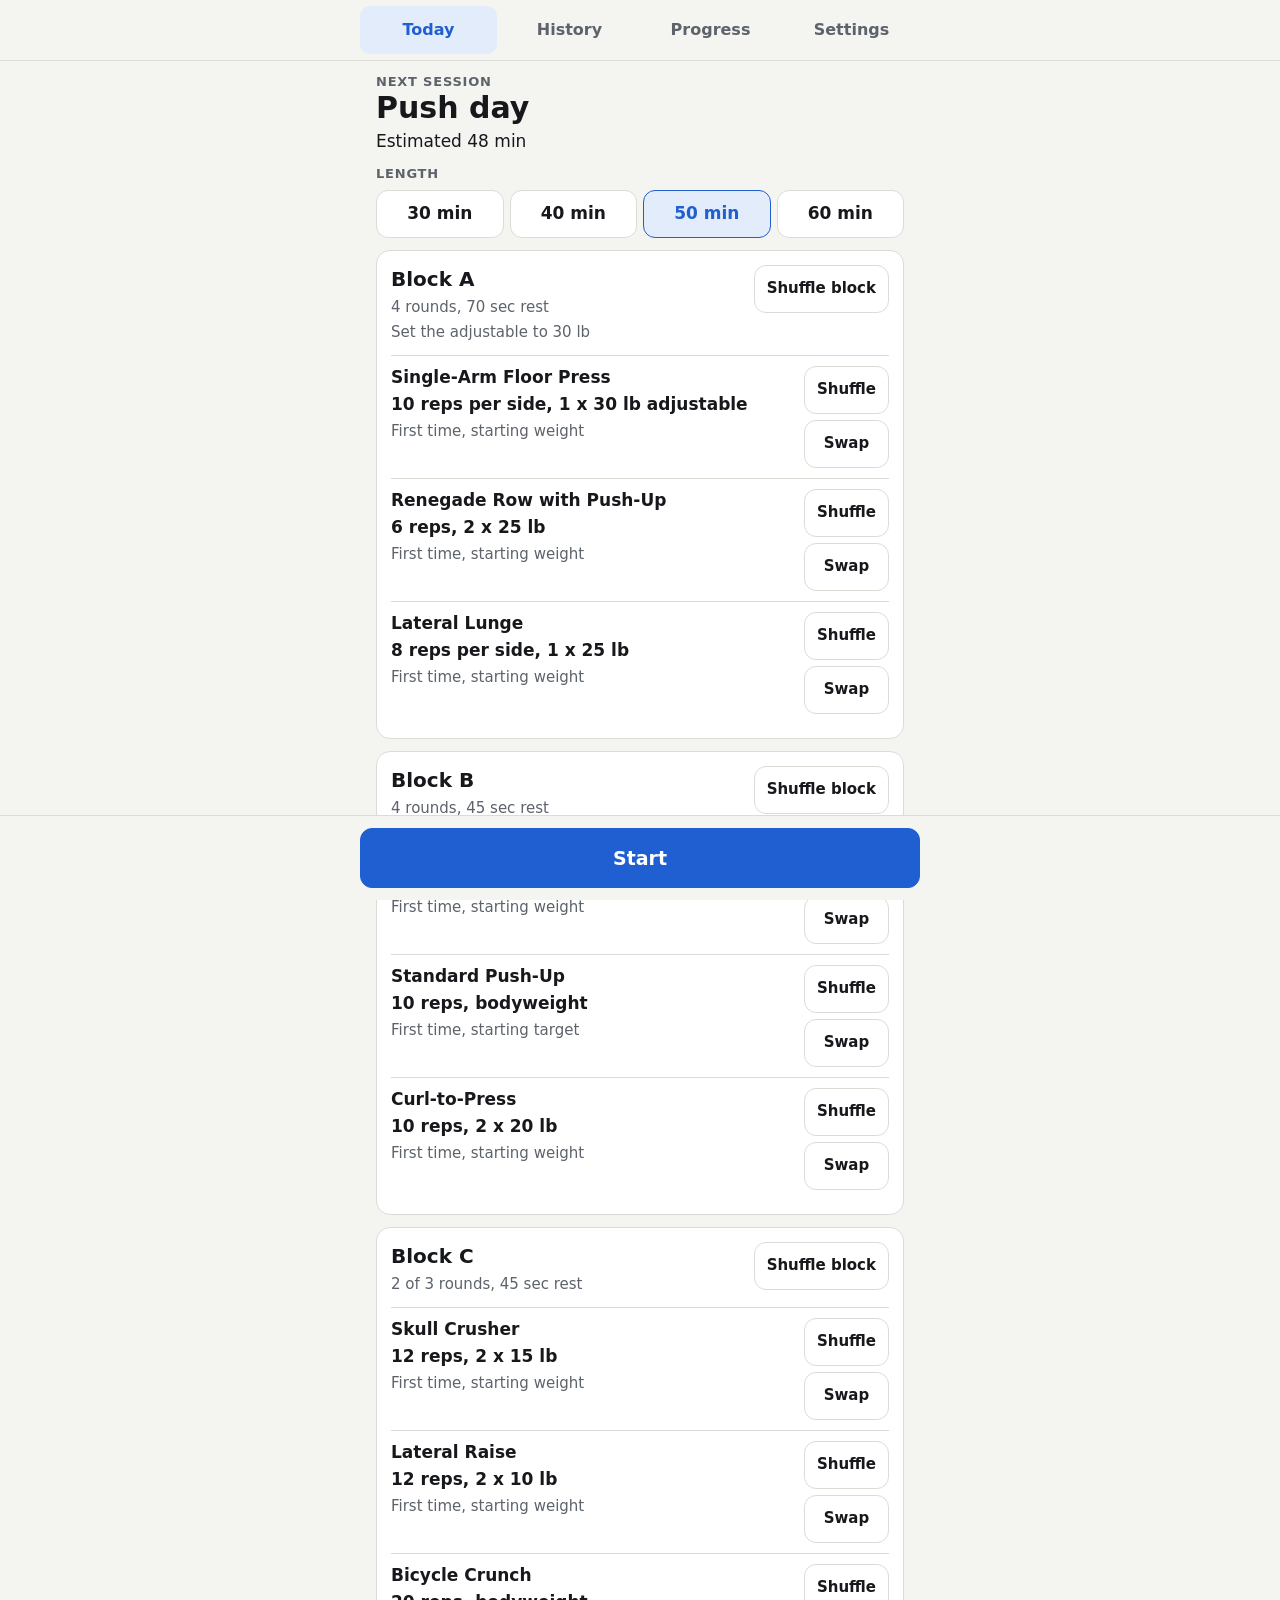
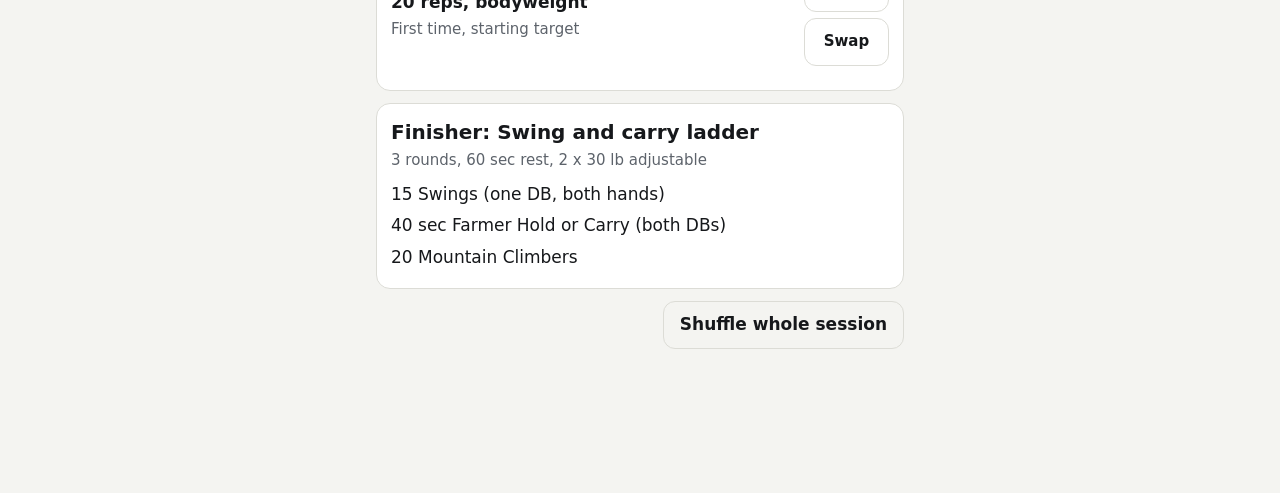
<file: index.html>
<!doctype html>
<html lang="en">
<head>
<meta charset="utf-8">
<meta name="viewport" content="width=device-width, initial-scale=1, viewport-fit=cover">
<meta name="color-scheme" content="light dark">
<meta name="theme-color" content="#f4f4f1" media="(prefers-color-scheme: light)">
<meta name="theme-color" content="#121212" media="(prefers-color-scheme: dark)">
<title>Dumbbell workouts</title>
<link rel="stylesheet" href="./css/app.css">
<script type="module" src="./js/app/main.js"></script>
</head>
<body>
<div id="app">
  <main class="content"><p class="loading">Loading...</p></main>
</div>
<noscript>This app needs JavaScript.</noscript>
</body>
</html>
</file>
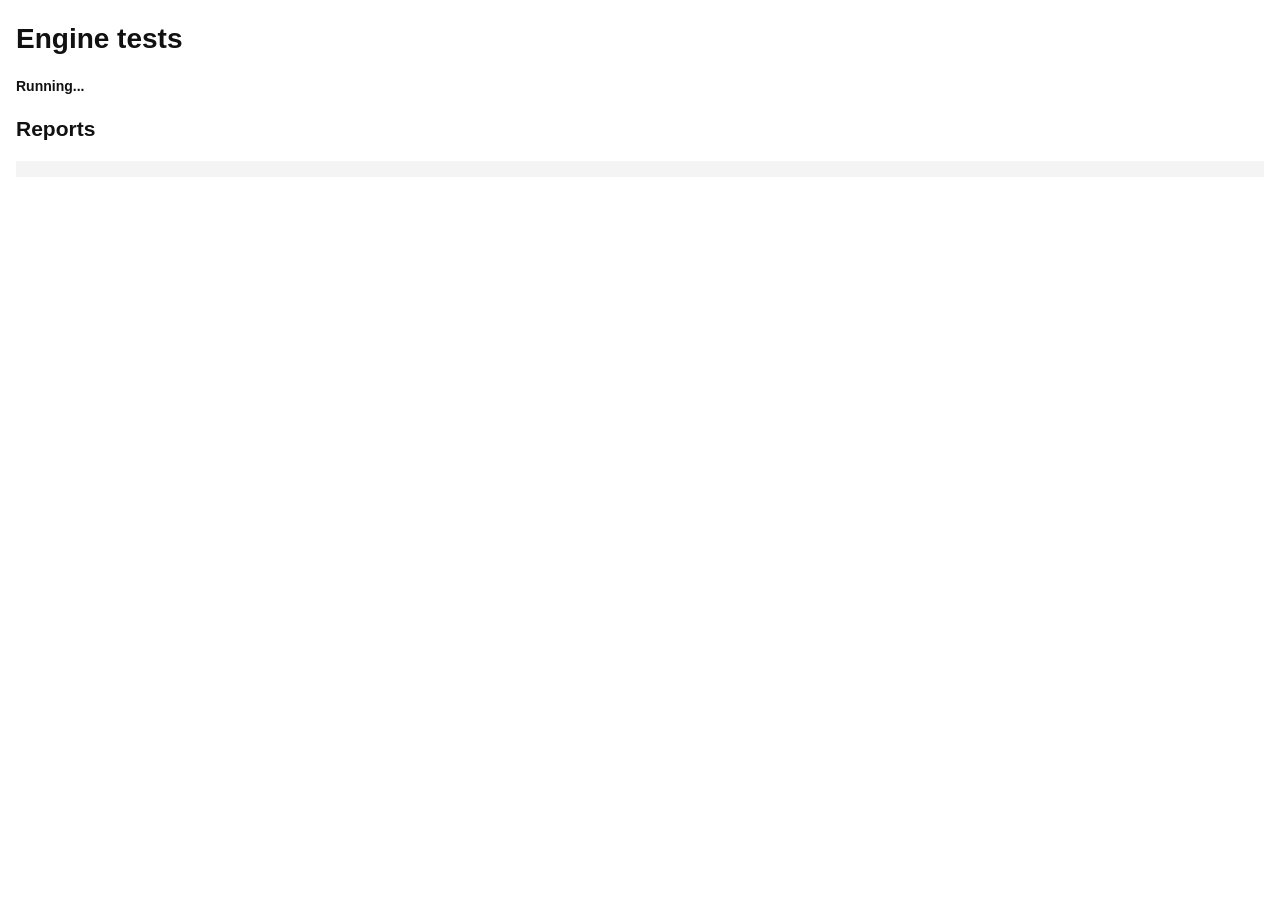
<file: tests/index.html>
<!doctype html>
<html lang="en">
<head>
<meta charset="utf-8">
<meta name="viewport" content="width=device-width, initial-scale=1">
<title>Engine tests</title>
<style>
  body { font: 14px/1.4 -apple-system, "Segoe UI", sans-serif; margin: 16px; color: #111; }
  #summary { font-weight: 600; margin-bottom: 8px; }
  .pass { color: #176b2c; }
  .fail { color: #b00020; }
  li { margin: 2px 0; }
  li .msg { display: block; color: #555; font-size: 12px; white-space: pre-wrap; }
  pre { font-size: 12px; background: #f4f4f4; padding: 8px; overflow-x: auto; }
</style>
<script>
  // Classic-script fallback: report a failure if the module graph cannot even load.
  window.__posted = false;
  window.__postResults = function (payload) {
    if (window.__posted) return Promise.resolve();
    window.__posted = true;
    return fetch('/__results', {
      method: 'POST',
      headers: { 'Content-Type': 'application/json' },
      body: JSON.stringify(payload),
    }).catch(function () {});
  };
  window.__moduleStarted = false;
  window.addEventListener('error', function (e) {
    if (window.__moduleStarted) return;
    var msg = (e && e.message) || 'script error';
    if (e && e.filename) msg += ' (' + e.filename + ':' + e.lineno + ')';
    window.__postResults({ passed: 0, failed: 1, results: [{ name: 'page error', ok: false, message: msg }], reports: {} });
  });
</script>
</head>
<body>
<h1>Engine tests</h1>
<div id="summary">Running...</div>
<ol id="results"></ol>
<h2>Reports</h2>
<pre id="reports"></pre>
<script type="module">
  window.__moduleStarted = true;
  const list = document.getElementById('results');
  const summary = document.getElementById('summary');
  function render(r) {
    const li = document.createElement('li');
    li.className = r.ok ? 'pass' : 'fail';
    li.textContent = (r.ok ? 'PASS ' : 'FAIL ') + r.name;
    if (!r.ok) {
      const m = document.createElement('span');
      m.className = 'msg';
      m.textContent = r.message;
      li.appendChild(m);
    }
    list.appendChild(li);
  }
  try {
    const harness = await import('./harness.js');
    const files = ['./volume.test.js', './duration.test.js', './recommend.test.js', './validate.test.js', './generator.test.js', './swap.test.js',
      './app_storage.test.js', './app_format.test.js', './app_flow.test.js',
      './app_backup.test.js', './app_settings.test.js', './app_stats.test.js', './app_charts.test.js'];
    for (const f of files) {
      try {
        await import(f);
      } catch (e) {
        harness.test('load ' + f, () => { throw e; });
      }
    }
    const rep = await harness.run(render);
    summary.textContent = rep.passed + ' passed, ' + rep.failed + ' failed';
    summary.className = rep.failed ? 'fail' : 'pass';
    document.getElementById('reports').textContent = JSON.stringify(rep.reports, null, 2);
    await window.__postResults(rep);
  } catch (e) {
    summary.textContent = 'Test run crashed: ' + ((e && e.stack) || e);
    summary.className = 'fail';
    await window.__postResults({ passed: 0, failed: 1, results: [{ name: 'test run', ok: false, message: String((e && e.stack) || e) }], reports: {} });
  }
</script>
</body>
</html>
</file>
<file: css/app.css>
/* Mobile first at 390 px. One-handed: the primary action sits fixed at the bottom. */

:root {
  --bg: #f4f4f1;
  --card: #ffffff;
  --text: #16181b;
  --muted: #5d636b;
  --line: #dcdcd6;
  --accent: #1f5fd1;
  --accent-text: #ffffff;
  --accent-soft: #e3ecfb;
  --warn: #8a4b00;
  --warn-bg: #fff2df;
  --danger: #b3261e;
  --done: #1d6b35;
  --done-bg: #e2f2e6;
  --bar-h: 120px;
  color-scheme: light dark;
}

@media (prefers-color-scheme: dark) {
  :root {
    --bg: #121212;
    --card: #1d1f22;
    --text: #eceef0;
    --muted: #a2a8b0;
    --line: #34373c;
    --accent: #6c9cff;
    --accent-text: #0b1530;
    --accent-soft: #1d2a45;
    --warn: #ffc27a;
    --warn-bg: #3a2a12;
    --danger: #ff8a80;
    --done: #8fd6a2;
    --done-bg: #183222;
  }
}

*, *::before, *::after { box-sizing: border-box; }

html {
  -webkit-text-size-adjust: 100%;
  text-size-adjust: 100%;
  background: var(--bg);
}

body {
  margin: 0;
  background: var(--bg);
  color: var(--text);
  font: 17px/1.4 -apple-system, BlinkMacSystemFont, "Segoe UI", system-ui, sans-serif;
  overflow-x: hidden;
}

button, textarea, input, select { font: inherit; color: inherit; }

button, a, [data-action] { touch-action: manipulation; -webkit-tap-highlight-color: transparent; }

.content {
  max-width: 560px;
  margin: 0 auto;
  padding: calc(16px + env(safe-area-inset-top)) calc(16px + env(safe-area-inset-right))
    calc(var(--bar-h) + 24px + env(safe-area-inset-bottom)) calc(16px + env(safe-area-inset-left));
}

.loading { color: var(--muted); }

h1 { font-size: 30px; line-height: 1.15; margin: 0 0 4px; }
h2 { font-size: 20px; margin: 0; }
h3 { font-size: 17px; margin: 0; }
p { margin: 4px 0; }

.screen-head { margin-bottom: 12px; }
.eyebrow { text-transform: uppercase; letter-spacing: 0.06em; font-size: 13px; font-weight: 600; color: var(--muted); margin: 0; }
.meta { color: var(--muted); font-size: 15px; }
.lead { font-size: 17px; margin: 0 0 12px; }
.label { font-size: 13px; font-weight: 600; text-transform: uppercase; letter-spacing: 0.06em; color: var(--muted); margin: 0 0 6px; display: block; }
.note { font-size: 15px; color: var(--muted); }
.note.warn, .flash.error { color: var(--warn); background: var(--warn-bg); padding: 8px 12px; border-radius: 10px; }
.flash { margin: 8px 0; font-size: 15px; }

.card {
  background: var(--card);
  border: 1px solid var(--line);
  border-radius: 14px;
  padding: 14px;
  margin: 12px 0;
  overflow-wrap: anywhere;
}

ul.plain { list-style: none; padding: 0; margin: 8px 0 0; }
ul.plain li { padding: 4px 0; }
ul.plain.big li { font-size: 19px; padding: 8px 0; border-bottom: 1px solid var(--line); }
ul.plain.big li:last-child { border-bottom: 0; }

/* Buttons: 48 px minimum, the confirm button larger */
.btn {
  min-height: 48px;
  min-width: 48px;
  padding: 10px 16px;
  border-radius: 12px;
  border: 1px solid var(--line);
  background: var(--card);
  font-size: 17px;
  font-weight: 600;
  cursor: pointer;
  /* A label never wraps (cards set overflow-wrap: anywhere, which split "Shuffle" mid-word) */
  white-space: nowrap;
  overflow-wrap: normal;
}
.btn:disabled { opacity: 0.45; cursor: default; }
.btn.primary { background: var(--accent); color: var(--accent-text); border-color: var(--accent); }
.btn.ghost { background: transparent; }
.btn.danger { color: var(--danger); }
.btn.primary.danger { background: var(--danger); border-color: var(--danger); color: #fff; }
.btn.small { font-size: 15px; padding: 8px 12px; }
.btn[aria-pressed="true"] { background: var(--accent-soft); border-color: var(--accent); color: var(--accent); }
.btn:focus-visible { outline: 3px solid var(--accent); outline-offset: 2px; }

/* Fixed bottom bar within the safe area */
.bar {
  position: fixed;
  left: 0;
  right: 0;
  bottom: 0;
  z-index: 10;
  background: var(--bg);
  border-top: 1px solid var(--line);
  padding: 12px calc(16px + env(safe-area-inset-right)) calc(12px + env(safe-area-inset-bottom)) calc(16px + env(safe-area-inset-left));
}
.bar-row { display: flex; gap: 10px; max-width: 560px; margin: 0 auto; }
.bar-row .btn { flex: 1 1 0; min-height: 60px; font-size: 19px; }
.bar-row .btn.confirm-btn { min-height: 72px; font-size: 20px; min-width: 0; overflow: hidden; text-overflow: ellipsis; }
.confirm { max-width: 560px; margin: 0 auto; }
.confirm p { margin: 0 0 10px; font-weight: 600; }

/* Today */
.seg { display: grid; grid-template-columns: repeat(4, 1fr); gap: 6px; }
.seg-btn { padding: 10px 4px; }
.block-head { display: flex; justify-content: space-between; align-items: flex-start; gap: 8px; }
.block-head > div { min-width: 0; flex: 1 1 auto; }
.items { list-style: none; padding: 0; margin: 8px 0 0; }
.item { display: flex; justify-content: space-between; align-items: flex-start; gap: 8px; padding: 10px 0; border-top: 1px solid var(--line); }
.item-main { min-width: 0; flex: 1 1 auto; }
.block-head > .btn, .item > .btn { flex: 0 0 auto; }
.target { font-weight: 600; }
.last { font-size: 15px; }
.basis { font-size: 15px; color: var(--muted); }
.flags { margin: 4px 0 0; padding-left: 18px; font-size: 14px; color: var(--warn); }
.row-end { display: flex; justify-content: flex-end; }

/* Workout */
.workout-head { display: flex; justify-content: space-between; align-items: flex-start; gap: 8px; }
.head-text { min-width: 0; flex: 1 1 auto; }
.btn.undo-btn { flex: 0 0 auto; min-height: 48px; min-width: 72px; }
.active-card h2 { font-size: 24px; }
.stepper { display: grid; grid-template-columns: 64px 1fr 64px; align-items: center; gap: 8px; margin-top: 12px; }
.btn.step { min-height: 64px; font-size: 28px; padding: 0; }
.step-value { text-align: center; display: flex; flex-direction: column; }
.step-value .num { font-size: 36px; font-weight: 700; line-height: 1.1; font-variant-numeric: tabular-nums; }
.step-value .unit { font-size: 14px; color: var(--muted); }
.circuit { list-style: none; padding: 0; margin: 12px 0; }
.circuit-item { background: var(--card); border: 1px solid var(--line); border-radius: 12px; padding: 10px 12px; margin: 8px 0; }
.circuit-item.active { border-color: var(--accent); box-shadow: inset 4px 0 0 var(--accent); }
.circuit-name { display: flex; flex-direction: column; }
.circuit-item.has-demo { display: grid; grid-template-columns: minmax(0, 1fr) auto; column-gap: 8px; align-items: center; }
.circuit-item.has-demo .chips { grid-column: 1 / -1; }
.btn.form-btn { min-width: 72px; }
.active-card .form-btn { margin-top: 4px; }

/* Demo sheet: bottom sheet over a dimmed backdrop */
.demo-layer { position: fixed; inset: 0; z-index: 30; display: flex; flex-direction: column; justify-content: flex-end; }
.demo-backdrop { position: absolute; inset: 0; background: rgba(0, 0, 0, 0.5); }
.demo-panel {
  position: relative;
  display: flex;
  flex-direction: column;
  max-height: 80vh;
  max-height: 80dvh;
  max-width: 560px;
  width: 100%;
  margin: 0 auto;
  box-sizing: border-box;
  background: var(--card);
  color: var(--text);
  border: 1px solid var(--line);
  border-radius: 16px 16px 0 0;
  padding: 16px 16px calc(16px + env(safe-area-inset-bottom));
  overflow-wrap: anywhere;
}
.demo-title { margin: 0 0 8px; font-size: 22px; flex: 0 0 auto; }
.demo-cues { margin: 0 0 12px; padding-left: 20px; font-size: 17px; overflow-y: auto; min-height: 0; flex: 1 1 auto; }
.demo-cues li { padding: 4px 0; }
.demo-actions { display: flex; gap: 10px; flex: 0 0 auto; }
.demo-actions .btn { flex: 1 1 0; min-width: 0; min-height: 48px; display: inline-flex; align-items: center; justify-content: center; text-decoration: none; box-sizing: border-box; }
.chips { display: flex; flex-wrap: wrap; gap: 6px; margin-top: 6px; }
.chip { font-size: 14px; padding: 4px 8px; border-radius: 8px; border: 1px solid var(--line); color: var(--muted); font-variant-numeric: tabular-nums; }
.chip.done { background: var(--done-bg); color: var(--done); border-color: transparent; }
.rest-card { text-align: center; }
.clock { font-size: 72px; font-weight: 700; line-height: 1.1; font-variant-numeric: tabular-nums; margin: 8px 0; }
.rest-card .btn { margin-top: 12px; min-width: 140px; }
/* Effort: three options in one row per movement, so a three-movement block fits one screen */
.effort-card { padding: 12px; margin: 10px 0; }
.effort-card h2 { font-size: 18px; }
.effort-card .chips { margin-top: 4px; }
.effort-row { display: grid; grid-template-columns: repeat(3, minmax(0, 1fr)); gap: 6px; margin-top: 8px; }
.btn.effort-btn { padding: 8px 4px; font-size: 15px; text-align: center; min-width: 0; }
.danger-zone { display: flex; flex-wrap: wrap; justify-content: space-between; gap: 8px; margin-top: 24px; }

/* Summary */
.stats .stat { display: flex; justify-content: space-between; gap: 12px; padding: 8px 0; border-bottom: 1px solid var(--line); }
.stats .stat:last-child { border-bottom: 0; }
.stat-label { color: var(--muted); }
.stat-value { font-weight: 600; text-align: right; font-variant-numeric: tabular-nums; }
.compare { font-size: 15px; padding: 6px 0 8px; border-bottom: 1px solid var(--line); }
textarea {
  width: 100%;
  font-size: 16px;
  padding: 10px;
  border-radius: 10px;
  border: 1px solid var(--line);
  background: var(--bg);
  resize: vertical;
}

/* === swaps === */
/* Today rows: Shuffle above Swap. The swap sheet reuses the demo sheet layer, backdrop, and panel;
   its candidate list scrolls inside the panel (at most 80% of the viewport). */
.item-actions { display: flex; flex-direction: column; gap: 6px; flex: 0 0 auto; }
.item-actions .btn { width: 100%; }
.swap-sub { margin: 0 0 8px; flex: 0 0 auto; }
.swap-empty { margin: 0 0 12px; flex: 0 0 auto; }
.swap-list { list-style: none; padding: 0; margin: 0 0 12px; overflow-y: auto; min-height: 0; flex: 1 1 auto; -webkit-overflow-scrolling: touch; }
.swap-row { display: flex; justify-content: space-between; align-items: flex-start; gap: 8px; padding: 10px 0; border-top: 1px solid var(--line); }
.swap-row:first-child { border-top: 0; }
.swap-info { min-width: 0; flex: 1 1 auto; }
.swap-plan { font-weight: 600; font-size: 15px; }
.swap-info .last { color: var(--muted); }
.swap-btns { display: flex; gap: 6px; flex: 0 0 auto; }
.swap-btns .btn { min-width: 60px; }

/* === nav, settings, and backup === */
.tabs {
  position: sticky;
  top: 0;
  z-index: 9;
  background: var(--bg);
  border-bottom: 1px solid var(--line);
  padding: calc(6px + env(safe-area-inset-top)) calc(12px + env(safe-area-inset-right)) 6px calc(12px + env(safe-area-inset-left));
}
.tabs-row { display: grid; grid-template-columns: repeat(4, minmax(0, 1fr)); gap: 4px; max-width: 560px; margin: 0 auto; }
.tab {
  display: flex;
  align-items: center;
  justify-content: center;
  min-width: 0;
  min-height: 48px;
  padding: 0 4px;
  border-radius: 10px;
  color: var(--muted);
  text-decoration: none;
  font-size: 16px;
  font-weight: 600;
  white-space: nowrap;
}
.tab[aria-current="page"] { background: var(--accent-soft); color: var(--accent); }
.tab:focus-visible { outline: 3px solid var(--accent); outline-offset: -3px; }
.tabs + .content { padding-top: 12px; }
.bar:empty { display: none; }
.set-card h2 { margin-bottom: 4px; }
.set-row { display: flex; align-items: center; justify-content: space-between; gap: 12px; min-height: 52px; border-top: 1px solid var(--line); }
.set-card > .set-row:first-child { border-top: 0; }
.set-text { min-width: 0; flex: 1 1 auto; }
.switch { position: relative; flex: 0 0 auto; width: 64px; min-height: 48px; padding: 0; border: 0; border-radius: 12px; background: transparent; cursor: pointer; }
.switch::before { content: ""; position: absolute; left: 6px; top: 50%; width: 52px; height: 32px; margin-top: -16px; border-radius: 16px; background: var(--line); transition: background-color 0.15s; }
.switch::after { content: ""; position: absolute; left: 8px; top: 50%; width: 28px; height: 28px; margin-top: -14px; border-radius: 50%; background: #fff; box-shadow: 0 1px 3px rgba(0, 0, 0, 0.35); transition: transform 0.15s; }
.switch[aria-checked="true"]::before { background: var(--accent); }
.switch[aria-checked="true"]::after { transform: translateX(20px); }
.switch:disabled { opacity: 0.45; cursor: default; }
.switch:focus-visible { outline: 3px solid var(--accent); outline-offset: 0; }
.mini-stepper { display: flex; align-items: center; gap: 6px; flex: 0 0 auto; }
.mini-stepper .btn { padding: 0; font-size: 24px; line-height: 1; }
.mini-stepper .num { min-width: 64px; text-align: center; font-weight: 700; font-variant-numeric: tabular-nums; white-space: nowrap; }
.backup-actions { display: grid; gap: 8px; margin-top: 10px; }
.file-input { position: absolute; width: 1px; height: 1px; opacity: 0; overflow: hidden; clip-path: inset(50%); pointer-events: none; }
.set-note { margin: 10px 0 0; padding: 8px 12px; border-radius: 10px; font-size: 15px; background: var(--accent-soft); color: var(--text); }
.set-note.error { background: var(--warn-bg); color: var(--warn); }
.confirm-stack { display: grid; gap: 8px; }
.confirm-stack .btn { width: 100%; }

/* === history and progress === */
/* History rows are whole-row links (at least 56 px tall); charts are inline SVG whose colors come
   only from these classes, so light and dark both work. No transitions or animation. */
.history-list { list-style: none; padding: 0 14px; }
.history-list li + li { border-top: 1px solid var(--line); }
.history-row { display: block; min-height: 56px; padding: 10px 0; color: var(--text); text-decoration: none; overflow-wrap: anywhere; }
.history-row:focus-visible { outline: 3px solid var(--accent); outline-offset: 2px; border-radius: 8px; }
.history-top, .entry-top { display: flex; justify-content: space-between; align-items: baseline; gap: 12px; }
.history-day { font-weight: 600; font-size: 18px; }
.history-date, .entry-effort { color: var(--muted); font-size: 15px; white-space: nowrap; }
.history-facts { display: flex; flex-wrap: wrap; align-items: center; gap: 4px 12px; margin-top: 2px; font-size: 15px; color: var(--muted); }
.history-fact { white-space: nowrap; }
.tag { display: inline-block; font-size: 13px; font-weight: 600; padding: 2px 8px; border-radius: 8px; white-space: nowrap; }
.tag.warn { color: var(--warn); background: var(--warn-bg); }
.detail-items { list-style: none; padding: 0; margin: 8px 0 0; }
.detail-item { display: flex; flex-direction: column; padding: 10px 0; border-top: 1px solid var(--line); }
.detail-name { font-weight: 600; }
.detail-effort { font-size: 15px; margin-top: 4px; }
.detail-notes { white-space: pre-wrap; }
.progress-section h2 { margin-bottom: 4px; }
.chart-block { margin-top: 12px; }
.chart-block + .chart-block { border-top: 1px solid var(--line); padding-top: 12px; }
.chart-block h3 { font-size: 16px; }
.chart-title { display: flex; justify-content: space-between; align-items: baseline; gap: 12px; flex-wrap: wrap; }
.chart-headline { display: flex; align-items: baseline; flex-wrap: wrap; gap: 4px 10px; margin: 2px 0 6px; font-weight: 600; }
.chart-big { font-size: 18px; font-variant-numeric: tabular-nums; }
.chart-change { font-size: 15px; font-weight: 400; color: var(--muted); }
svg.chart { display: block; width: 100%; height: auto; margin-top: 6px; overflow: hidden; }
.chart-text { fill: var(--muted); }
.chart-value { fill: var(--text); font-variant-numeric: tabular-nums; }
.chart-axis { stroke: var(--line); stroke-width: 1; }
.chart-grid { stroke: var(--line); stroke-width: 1; stroke-dasharray: 2 3; }
.chart-bar { fill: var(--accent-soft); stroke: var(--accent); stroke-width: 1; }
.chart-bar.current { fill: var(--accent); }
.chart-goal { stroke: var(--done); stroke-width: 1.5; stroke-dasharray: 5 4; }
.chart-line { fill: none; stroke: var(--accent); stroke-width: 2.5; stroke-linejoin: round; stroke-linecap: round; }
.chart-point { fill: var(--accent); stroke: var(--card); stroke-width: 1.5; }
.progress-select {
  display: block;
  width: 100%;
  min-height: 48px;
  padding: 0 12px;
  font-size: 17px;
  border-radius: 10px;
  border: 1px solid var(--line);
  background: var(--bg);
  color: var(--text);
}
.progress-select:focus-visible { outline: 3px solid var(--accent); outline-offset: 2px; }
.movement-detail > h3 { margin-top: 14px; }
.entry-list { list-style: none; padding: 0; margin: 6px 0 0; }
.entry-row { display: block; padding: 8px 0; border-top: 1px solid var(--line); }
.entry-date { font-weight: 600; }
</file>
